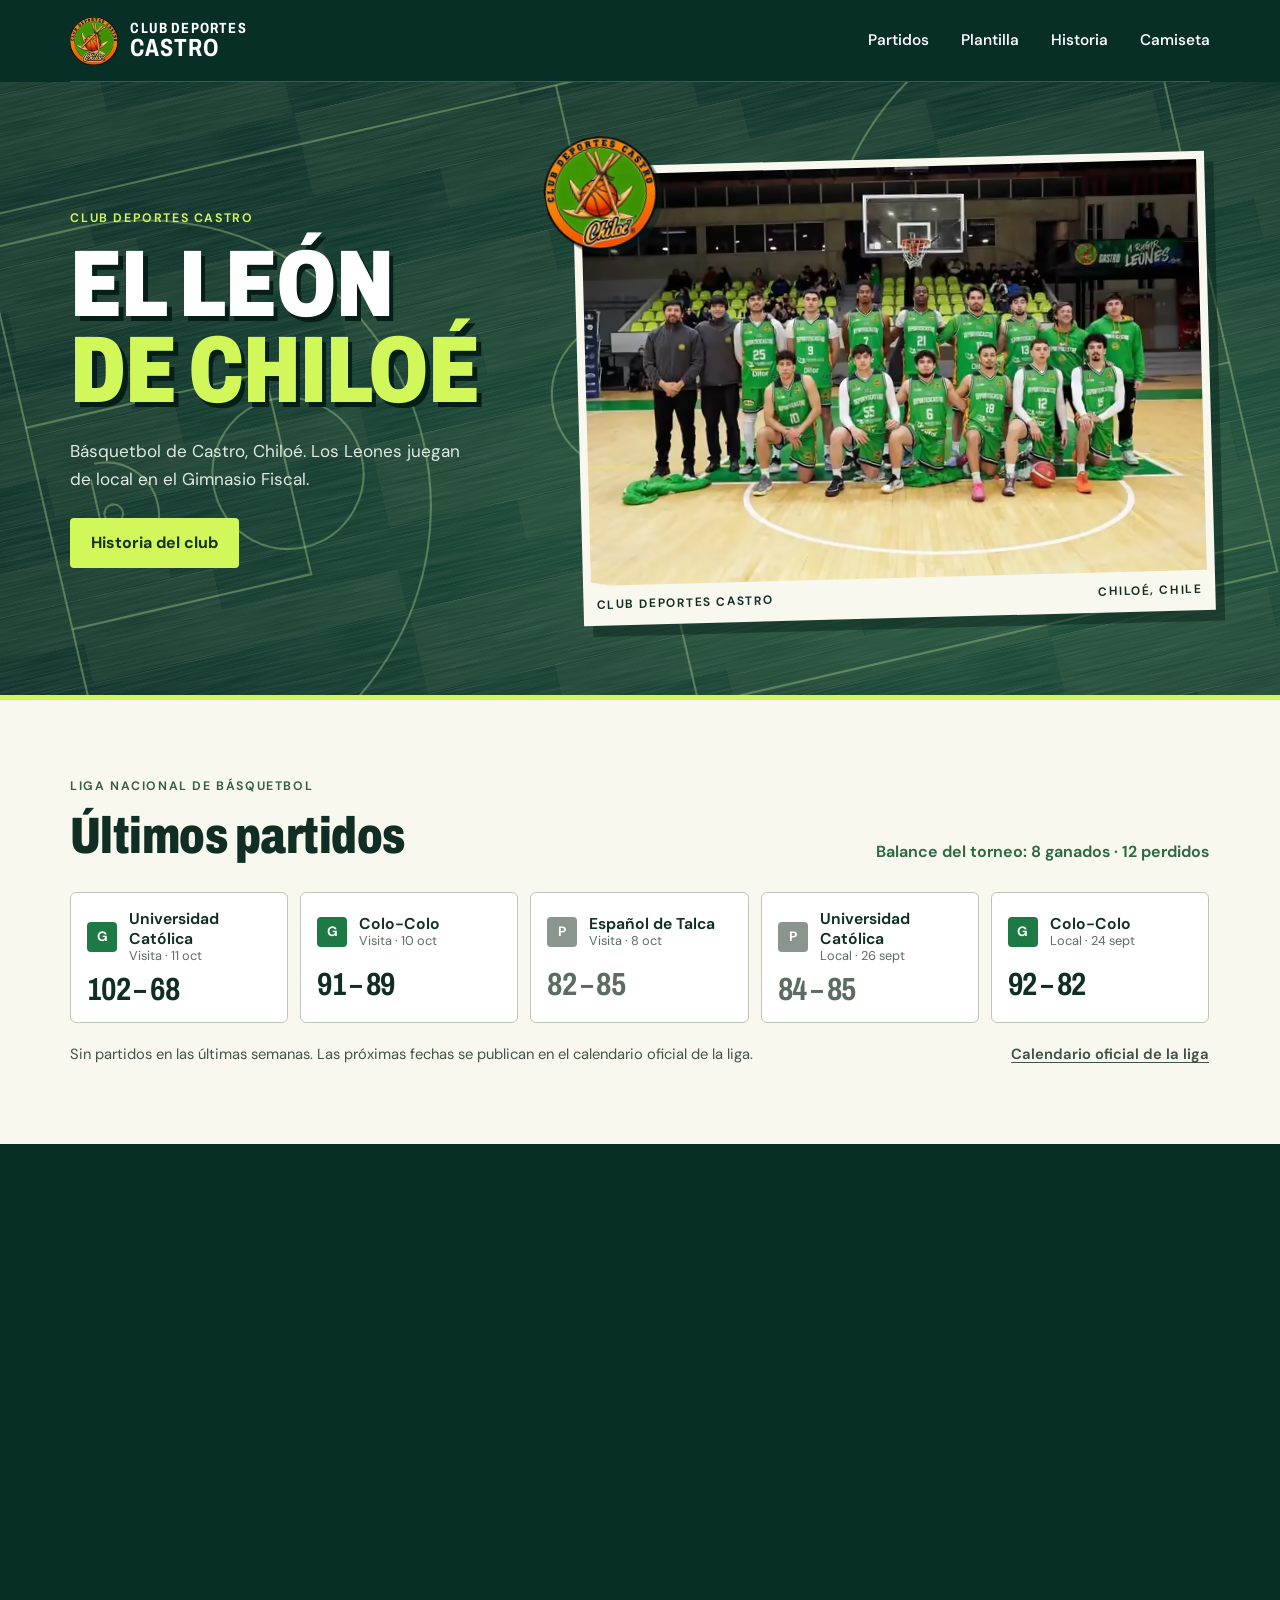
<file: public/index.html>
<!doctype html>
<html lang="es-CL">
<head>
  <meta charset="utf-8">
  <meta name="viewport" content="width=device-width, initial-scale=1">
  <title>Club Deportes Castro | El León de Chiloé</title>
  <meta name="description" content="Sitio del Club Deportes Castro, el equipo de básquetbol de Chiloé en la Liga Nacional. Últimos partidos, plantilla, historia, palmarés y la camiseta de los Leones.">
  <link rel="canonical" href="https://deportescastro.cl/">
  <meta name="theme-color" content="#072c23">
  <meta property="og:type" content="website">
  <meta property="og:locale" content="es_CL">
  <meta property="og:site_name" content="Club Deportes Castro">
  <meta property="og:url" content="https://deportescastro.cl/">
  <meta property="og:title" content="Club Deportes Castro | El León de Chiloé">
  <meta property="og:description" content="Básquetbol desde Castro, Chiloé. Partidos, plantilla, historia y palmarés de los Leones.">
  <meta property="og:image" content="https://deportescastro.cl/assets/compartir.jpg">
  <meta property="og:image:width" content="1200">
  <meta property="og:image:height" content="630">
  <meta property="og:image:alt" content="Jugadores y cuerpo técnico de Deportes Castro con la camiseta verde.">
  <meta name="twitter:card" content="summary_large_image">
  <script type="application/ld+json">
  {
    "@context": "https://schema.org",
    "@type": "SportsTeam",
    "name": "Club Deportes Castro",
    "alternateName": "Deportes Castro",
    "sport": "Básquetbol",
    "url": "https://deportescastro.cl/",
    "logo": "https://deportescastro.cl/assets/escudo-512.png",
    "image": "https://deportescastro.cl/assets/compartir.jpg",
    "foundingDate": "2003-02-12",
    "memberOf": { "@type": "SportsOrganization", "name": "Liga Nacional de Básquetbol de Chile", "url": "https://lnbchile.com/" },
    "location": { "@type": "Place", "name": "Gimnasio Fiscal de Castro", "address": { "@type": "PostalAddress", "addressLocality": "Castro", "addressRegion": "Los Lagos", "addressCountry": "CL" } },
    "sameAs": ["https://www.instagram.com/clubdeportescastro/", "https://www.facebook.com/profile.php?id=100064585005667"]
  }
  </script>
  <link rel="icon" type="image/png" sizes="48x48" href="assets/favicon-48.png">
  <link rel="apple-touch-icon" href="assets/apple-touch-icon.png">
  <link rel="preload" href="assets/archivo.woff2" as="font" type="font/woff2" crossorigin fetchpriority="low">
  <link rel="preload" href="assets/dm-sans.woff2" as="font" type="font/woff2" crossorigin fetchpriority="low">
  <style>
@font-face{font-family:"Archivo";src:url(assets/archivo.woff2) format("woff2");font-weight:600 900;font-display:swap}
@font-face{font-family:"DM Sans";src:url(assets/dm-sans.woff2) format("woff2");font-weight:100 1000;font-display:swap}
:root{--forest:#082f25;--ink:#102e24;--acid:#d2f75b;--paper:#f8f8ef;--line:#bdc8b8;--head:"Archivo","Arial Narrow",sans-serif}
*{box-sizing:border-box}html{scroll-behavior:smooth}body{margin:0;background:var(--paper);color:var(--ink);font:1rem/1.62 "DM Sans",sans-serif;font-optical-sizing:auto}.wrap{width:min(1240px,89%);margin:auto}a{color:inherit;text-decoration:none}a:focus-visible,input:focus-visible{outline:3px solid #e68713;outline-offset:5px}.skip{position:absolute;left:1em;top:-8em;background:white;padding:.7em;z-index:10}.skip:focus{top:1em}
header,.hero,footer{background:var(--forest);color:#fff}.nav,.brand,nav,figcaption,footer>div{display:flex;align-items:center}.nav{min-height:82px;justify-content:space-between;border-bottom:1px solid #ffffff33}.brand{gap:12px;font:700 .92rem/.99 var(--head);letter-spacing:.08em}.brand strong{font-size:1.55rem;letter-spacing:.035em}.crest{width:48px;height:48px;border-radius:50%;overflow:hidden;display:grid;place-items:center}.crest img{width:110%;max-width:none}.brand:hover,nav a:hover{color:var(--acid)}nav{gap:2rem;font-size:.96rem}
.hero{position:relative;overflow:hidden;background:radial-gradient(ellipse at 75% 68%,#215b40 0%,#103e2d 38%,var(--forest) 72%)}.lead{position:relative;display:grid;grid-template-columns:.82fr 1.18fr;gap:6%;align-items:center;padding:clamp(58px,6vw,98px) 0}.hero::before{content:"";position:absolute;inset:-55% -20%;background:url(assets/parquet.svg) repeat;background-size:620px 170px;transform:rotate(-13deg);opacity:.4;pointer-events:none}.court{position:absolute;pointer-events:none;width:94%;height:auto;left:2%;top:51%;transform:translateY(-50%) rotate(-13deg);fill:none;stroke:#a8cb88;stroke-opacity:.41;stroke-width:1.6}.hero{border-bottom:5px solid var(--acid)}.tag,figcaption{font-size:.77rem;font-weight:700;letter-spacing:.13em}.tag{display:flex;align-items:center;gap:10px;color:var(--acid);margin:0 0 14px}.tag.dark{color:#336044}h1,h2,h3,p,figure{margin:0}h1,h2,h3,.timeline strong{font-family:var(--head);font-weight:700}h1{font-size:clamp(5.1rem,8.6vw,9.1rem);line-height:.85;letter-spacing:-.035em}h1 em{color:var(--acid);font-style:normal}.summary{max-width:390px;margin:25px 0;color:#e1eae2;font-size:1.07rem}.button{display:inline-block;font-weight:bold;color:#163121;background:var(--acid);padding:12px 21px;border-radius:4px}.button:hover{background:white}.team{position:relative;transform:rotate(-1.5deg);background:var(--paper);padding:8px;color:var(--ink);box-shadow:9px 11px 0 #061e1873}.team img{width:100%;height:auto;display:block}.team figcaption{justify-content:space-between;gap:6px;padding:10px 5px 3px;font-size:.75rem}
.section{padding:clamp(55px,6vw,90px) 0}h2{font-size:clamp(2.9rem,4.6vw,4.8rem);line-height:.98;letter-spacing:-.027em}.timeline{display:grid;grid-template-columns:repeat(3,1fr);gap:4%;margin-top:36px}.timeline article{border-top:2px solid #42674b;padding-top:12px}.timeline strong{font-size:3.4rem;line-height:1.1;color:#2d6842}.timeline h3{font-size:1.55rem;margin:7px 0}.timeline p,.kit-text>p:not(.tag),.social p:not(.tag){color:#415349}.kits{background:#e7edda;border-block:1px solid var(--line)}.kit-inner{display:grid;grid-template-columns:1fr 1fr;gap:7%;padding:40px 0;align-items:center}.kit-text>p:not(.tag),.social p:not(.tag){margin-top:18px;max-width:420px}.display{display:grid;place-items:center}.giro{display:block;width:auto;height:clamp(330px,34vw,450px);max-width:100%;object-fit:contain}.social{display:grid;grid-template-columns:1fr 1fr;gap:7%;align-items:center}.social-links a{display:flex;justify-content:space-between;align-items:center;gap:12px;border-top:1px solid var(--line);padding:16px 0}.social-links a:last-child{border-bottom:1px solid var(--line)}.social-links a:hover b{text-decoration:underline}.social-links b{font:700 1.6rem var(--head)}.social-links span{font-size:.9rem}footer>div{justify-content:space-between;gap:14px;padding:22px 0;font-size:.9rem}
@media(max-width:760px){.wrap{width:89%}.nav{min-height:74px}nav{gap:13px;font-size:.87rem}.brand{gap:6px}.crest{width:38px;height:38px}.lead{grid-template-columns:1fr;gap:35px;padding:40px 0}.intro{max-width:530px}h1{font-size:clamp(5rem,16vw,7.3rem)}.summary{margin:18px 0}.team{width:98%;justify-self:center}.timeline,.kit-inner,.social{grid-template-columns:1fr;gap:26px}.timeline article{display:grid;grid-template-columns:77px 1fr;gap:2px 12px}.timeline strong{grid-row:span 2;font-size:2.45rem}.timeline h3{margin:0}.giro{height:340px}.court{width:170%;left:-36%;top:45%;transform:translateY(-50%) rotate(-68deg)}.section{padding:49px 0}footer>div{align-items:flex-start;flex-direction:column;gap:2px}}
@media(max-width:360px){nav{gap:8px}.brand{font-size:.73rem}.crest{width:32px;height:32px}.team figcaption{font-size:.64rem}}@media(prefers-reduced-motion:reduce){html{scroll-behavior:auto}}
h1{font-size:clamp(4.6rem,7.4vw,7.6rem);font-weight:850;letter-spacing:-.012em;line-height:.9;text-shadow:.045em .05em 0 #061e18}
h2{font-family:var(--head);font-weight:850;font-size:clamp(2.55rem,4vw,4.25rem);line-height:1;letter-spacing:-.01em}
h3,.social-links b{letter-spacing:-.024em}.timeline h3{font:650 1.3rem/1.22 "DM Sans",sans-serif}.timeline strong{font-variant-numeric:lining-nums;letter-spacing:-.055em}
nav{font-weight:550}.tag,figcaption{font-weight:650}.kit-inner{padding-block:30px}
@media(max-width:760px){h1{font-size:clamp(3.6rem,14.5vw,6.2rem)}.hero::before{transform:rotate(22deg)}.kit-inner{gap:12px;padding-block:40px}}
@media(max-width:390px){.nav{width:94%}.brand{font-size:.72rem;letter-spacing:.025em}.brand strong{font-size:1.2rem}.brand .crest{width:30px;height:30px}nav{gap:9px;font-size:.82rem}}
.section-head{display:flex;justify-content:space-between;align-items:flex-end;gap:18px 40px;flex-wrap:wrap;margin-bottom:30px}
.record{font:650 1rem "DM Sans",sans-serif;color:#2d6842;font-variant-numeric:tabular-nums}
.games{list-style:none;margin:0;padding:0;display:grid;grid-template-columns:repeat(5,1fr);gap:12px}
.game a{display:grid;grid-template-columns:auto 1fr;grid-template-areas:"badge info" "score score";gap:10px 12px;align-items:center;height:100%;padding:16px;border:1px solid var(--line);border-radius:6px;background:#fff;transition:border-color .2s,transform .2s}
.game a:hover{border-color:#2d6842;transform:translateY(-2px)}
.game-badge{grid-area:badge;width:30px;height:30px;display:grid;place-items:center;border-radius:4px;font:700 .85rem "DM Sans",sans-serif;color:#fff;background:#8a958d}
.won .game-badge{background:#1d7a45}
.game-info{grid-area:info;display:flex;flex-direction:column;line-height:1.25;min-width:0}
.game-info b{font-weight:650;font-size:.98rem}
.game-info small{color:#5b6c61;font-size:.8rem}
.game-score{grid-area:score;font:700 2rem/1 var(--head);letter-spacing:-.02em;font-variant-numeric:tabular-nums}
.lost .game-score{color:#5b6c61}
.games-foot{display:flex;justify-content:space-between;gap:10px 30px;flex-wrap:wrap;margin-top:20px;color:#415349;font-size:.92rem}
.text-link{font-weight:650;text-decoration:underline;text-underline-offset:3px;text-decoration-thickness:1px}
.text-link:hover{color:#1d7a45}
.roster{background:var(--forest);color:#fff;padding:clamp(55px,6vw,90px) 0}
.roster .text-link:hover{color:var(--acid)}
.coach{display:flex;flex-direction:column;font-size:.77rem;font-weight:650;letter-spacing:.13em;text-transform:uppercase;color:#a9c3b3}
.coach b{font:650 1.3rem "DM Sans",sans-serif;letter-spacing:-.01em;text-transform:none;color:#fff;margin-top:2px}
.players{list-style:none;margin:0;padding:0;display:grid;grid-template-columns:repeat(auto-fill,minmax(210px,1fr));gap:1px;padding:1px}
.player{display:grid;grid-template-columns:52px 1fr;grid-template-rows:auto auto;column-gap:10px;align-content:center;min-height:78px;padding:12px 14px;box-shadow:0 0 0 1px #ffffff26}
.player-num{grid-row:span 2;align-self:center;font:700 2.1rem/1 var(--head);color:var(--acid);font-variant-numeric:tabular-nums}
.player b{font-weight:600;line-height:1.25;align-self:end}
.player small{color:#a9c3b3;font-size:.8rem}
.player:not(:has(small)) b{grid-row:span 2;align-self:center}
.roster-foot{margin-top:18px;font-size:.85rem;color:#a9c3b3}
.honours{margin-top:56px}
.honours h3{font:650 1.3rem/1.22 "DM Sans",sans-serif;margin-bottom:16px}
.honours ul{list-style:none;margin:0;padding:0;display:grid;grid-template-columns:repeat(5,1fr);gap:12px}
.honours li{display:flex;flex-direction:column;padding:18px 16px 16px;border:1px solid var(--line);border-radius:6px}
.honours li.gold{background:var(--forest);border-color:var(--forest);color:#fff}
.honours li.gold b{color:var(--acid)}
.honours li.gold small{color:#b9cbbf}
.honours li b{font:700 1.6rem/1.05 var(--head);letter-spacing:-.02em}
.honours li span{margin-top:6px;font-weight:600;line-height:1.3}
.honours li small{margin-top:auto;padding-top:8px;color:#5b6c61;font-size:.82rem}
.kit-text>p:not(.tag){margin-top:18px;max-width:420px;color:#415349}
.buy{margin-top:22px}
@media(max-width:1000px){.games{grid-template-columns:repeat(3,1fr)}.honours ul{grid-template-columns:repeat(3,1fr)}}
@media(max-width:760px){.games{grid-template-columns:1fr}.game a{grid-template-columns:auto 1fr auto;grid-template-areas:"badge info score";padding:12px 14px}.game-score{font-size:1.5rem}.honours ul{grid-template-columns:1fr 1fr}.players{grid-template-columns:1fr 1fr}.player{grid-template-columns:40px 1fr;padding:10px 12px;min-height:68px}.player-num{font-size:1.6rem}.player b{font-size:.92rem}}
@media(max-width:420px){.honours ul{grid-template-columns:1fr}.player{grid-template-columns:30px 1fr;column-gap:8px;padding:10px}.player-num{font-size:1.35rem}.player b{font-size:.86rem}}@media(max-width:330px){.players{grid-template-columns:1fr}}
.tag{text-transform:uppercase}
.credit{color:#a9c3b3}.credit a{color:#fff;font-weight:650;text-decoration:underline;text-underline-offset:3px;text-decoration-thickness:1px}.credit a:hover{color:var(--acid)}
.lost-page{min-height:100vh;display:flex;flex-direction:column}.lost-page footer{margin-top:auto}
.lost{flex:1;display:grid;align-items:center;border-bottom:0}
.lost-inner{position:relative;padding:clamp(70px,10vw,130px) 0}
.lost-code{position:absolute;right:0;top:50%;transform:translateY(-50%);font:700 clamp(9rem,26vw,22rem)/.8 var(--head);letter-spacing:-.05em;color:transparent;-webkit-text-stroke:2px #d2f75b59;pointer-events:none;user-select:none}
.lost .summary{max-width:440px}
.ball{position:absolute;width:clamp(70px,9vw,120px);right:9%;bottom:10%;fill:#e68713;stroke:#2a1606;stroke-width:3;pointer-events:none;animation:bote 1.6s cubic-bezier(.5,0,.5,1) infinite alternate}
@keyframes bote{from{transform:translateY(-38px) rotate(-12deg)}to{transform:translateY(0) rotate(14deg)}}
@media(max-width:760px){.lost-code{top:auto;bottom:-10px;transform:none;opacity:.7}.ball{right:6%;bottom:auto;top:24px}}
@media(prefers-reduced-motion:reduce){.ball{animation:none}}
.giro{aspect-ratio:440/768;background:#e7edda;-webkit-mask-image:linear-gradient(to right,transparent,#000 5%,#000 95%,transparent),linear-gradient(to bottom,transparent,#000 3%,#000 97%,transparent);-webkit-mask-composite:source-in;mask-image:linear-gradient(to right,transparent,#000 5%,#000 95%,transparent),linear-gradient(to bottom,transparent,#000 3%,#000 97%,transparent);mask-composite:intersect}
.crest img{height:auto}
#partidos,.roster,#historia,.kits,.social{content-visibility:auto;contain-intrinsic-size:auto 700px}
  .crest{overflow:visible}.crest img{width:100%}
.team .sello{position:absolute;z-index:2;width:clamp(78px,9vw,112px);height:auto;left:-28px;top:-30px;transform:rotate(-10deg);filter:drop-shadow(4px 6px 0 #061e1873)}@media(max-width:760px){.team .sello{left:-12px;top:-26px}}
</style>
</head>
<body id="inicio">
<a class="skip" href="#principal">Ir al contenido</a>
<header><div class="wrap nav">
  <a class="brand" href="#inicio"><span class="crest"><img src="assets/escudo-144.webp" alt="" width="144" height="144"></span><span>CLUB DEPORTES<br><strong>CASTRO</strong></span></a>
  <nav aria-label="Principal"><a href="#partidos">Partidos</a><a href="#plantilla">Plantilla</a><a href="#historia">Historia</a><a href="#camisetas">Camiseta</a></nav>
</div></header>
<main id="principal">
<section class="hero" aria-labelledby="titulo"><img class="court" src="assets/cancha.svg" alt="" width="908" height="492" decoding="async"><div class="wrap lead">
  <div class="intro"><p class="tag">CLUB DEPORTES CASTRO</p>
  <h1 id="titulo">EL LEÓN<br><em>DE CHILOÉ</em></h1>
  <p class="summary">Básquetbol de Castro, Chiloé. Los Leones juegan de local en el Gimnasio Fiscal.</p>
  <a class="button" href="#historia">Historia del club</a></div>
  <figure class="team"><img class="sello" src="assets/escudo-240.webp" alt="" width="240" height="240" decoding="async"><div class="image-frame"><picture><source type="image/avif" srcset="assets/equipo-640.avif 640w, assets/equipo-960.avif 960w" sizes="(max-width: 760px) 88vw, 600px"><img src="assets/equipo-960.webp" srcset="assets/equipo-640.webp 640w, assets/equipo-960.webp 960w" sizes="(max-width: 760px) 88vw, 600px" fetchpriority="high" alt="Jugadores y cuerpo técnico de Deportes Castro reunidos bajo el aro, con la camiseta verde." width="960" height="640"></picture></div><figcaption><span>CLUB DEPORTES CASTRO</span><span>CHILOÉ, CHILE</span></figcaption></figure>
</div></section>
<section id="partidos" class="wrap section games-section" aria-labelledby="titulo-partidos">
<div class="section-head"><div><p class="tag dark">LIGA NACIONAL DE BÁSQUETBOL</p><h2 id="titulo-partidos">Últimos partidos</h2></div><p class="record" id="record"></p></div>
<ol class="games" id="lista-partidos"></ol>
<p class="games-foot"><span id="aviso-temporada" hidden></span><a class="text-link" href="https://lnbchile.com/liga/uno/calendario" rel="noopener">Calendario oficial de la liga</a></p>
</section>
<section class="roster" id="plantilla" aria-labelledby="titulo-plantilla"><div class="wrap">
<div class="section-head"><div><p class="tag" id="titulo-plantilla-sub">PLANTILLA</p><h2 id="titulo-plantilla">Los Leones</h2></div><p class="coach">Entrenador<b id="entrenador"></b></p></div>
<ol class="players" id="lista-plantilla"></ol>
<p class="roster-foot">Datos de la <a class="text-link" href="https://lnbchile.com/liga/uno/equipos/17" rel="noopener">ficha oficial del club en la LNB</a></p>
</div></section>
<section id="historia" class="wrap section"><h2>Historia del club</h2>
<div class="timeline">
<article><strong>2003</strong><h3>Fundación</h3><p>El club se fundó el 12 de febrero. En 2004 jugó por primera vez en la Dimayor.</p></article>
<article><strong>2010</strong><h3>Primera Libsur</h3><p>Castro ganó la Libsur al derrotar a Deportes Victoria en la final.</p></article>
<article><strong>2012</strong><h3>Campeón de Chile</h3><p>Boston College y Castro empataron a 85 en el cuarto partido de la final. En el alargue, Castro ganó 97 a 92 y se quedó con la Liga Nacional.</p></article>
</div>
<div class="honours" aria-labelledby="titulo-palmares"><h3 id="titulo-palmares">Palmarés</h3>
<ul>
<li class="gold"><b>Campeón</b><span>Liga Nacional de Básquetbol</span><small>2011-12</small></li>
<li class="gold"><b>Campeón</b><span>Libsur</span><small>2010</small></li>
<li><b>Subcampeón</b><span>Liga Nacional de Básquetbol</span><small>2014-15</small></li>
<li><b>Subcampeón</b><span>Copa Chile</span><small>2018</small></li>
<li><b>4 títulos</b><span>Libsur formativas sub-15</span><small>2018 · 2019 · 2022 · 2023</small></li>
</ul></div></section>
<section class="kits" id="camisetas"><div class="wrap kit-inner">
<div class="kit-text">
  <p class="tag dark">CAMISETA OFICIAL</p><h2>La camiseta<br>de Castro</h2>
  <p>Disponible en verde y en blanco. Los pedidos y las tallas se coordinan con el club por mensaje directo en Instagram.</p>
  <a class="button buy" href="https://ig.me/m/clubdeportescastro" rel="noopener">Pedir por Instagram</a>
</div>
<div class="display"><video class="giro" data-src="assets/camiseta-giro.mp4" data-poster="assets/camiseta-poster.webp" muted loop playsinline preload="none" width="440" height="768" aria-label="La camiseta número 8 de Deportes Castro gira y cambia de verde a blanco."></video></div>
</div></section>
<section class="wrap section social" id="redes"><div><h2>Redes del club</h2></div><div class="social-links"><a href="https://www.instagram.com/clubdeportescastro/"><b>Instagram</b><span>@clubdeportescastro</span></a><a href="https://www.facebook.com/profile.php?id=100064585005667"><b>Facebook</b><span>Club Deportes Castro</span></a></div></section>
</main><footer><div class="wrap"><span>Club Deportes Castro</span><span>Castro · Isla de Chiloé · Chile</span><span class="credit">Página diseñada por <a href="https://sinpausas.cl" rel="noopener">Sin Pausas</a></span></div></footer>
<script src="datos/liga.js" defer></script><script src="datos/plantilla.js" defer></script><script src="app.js" defer></script>
</body></html>
</file>
